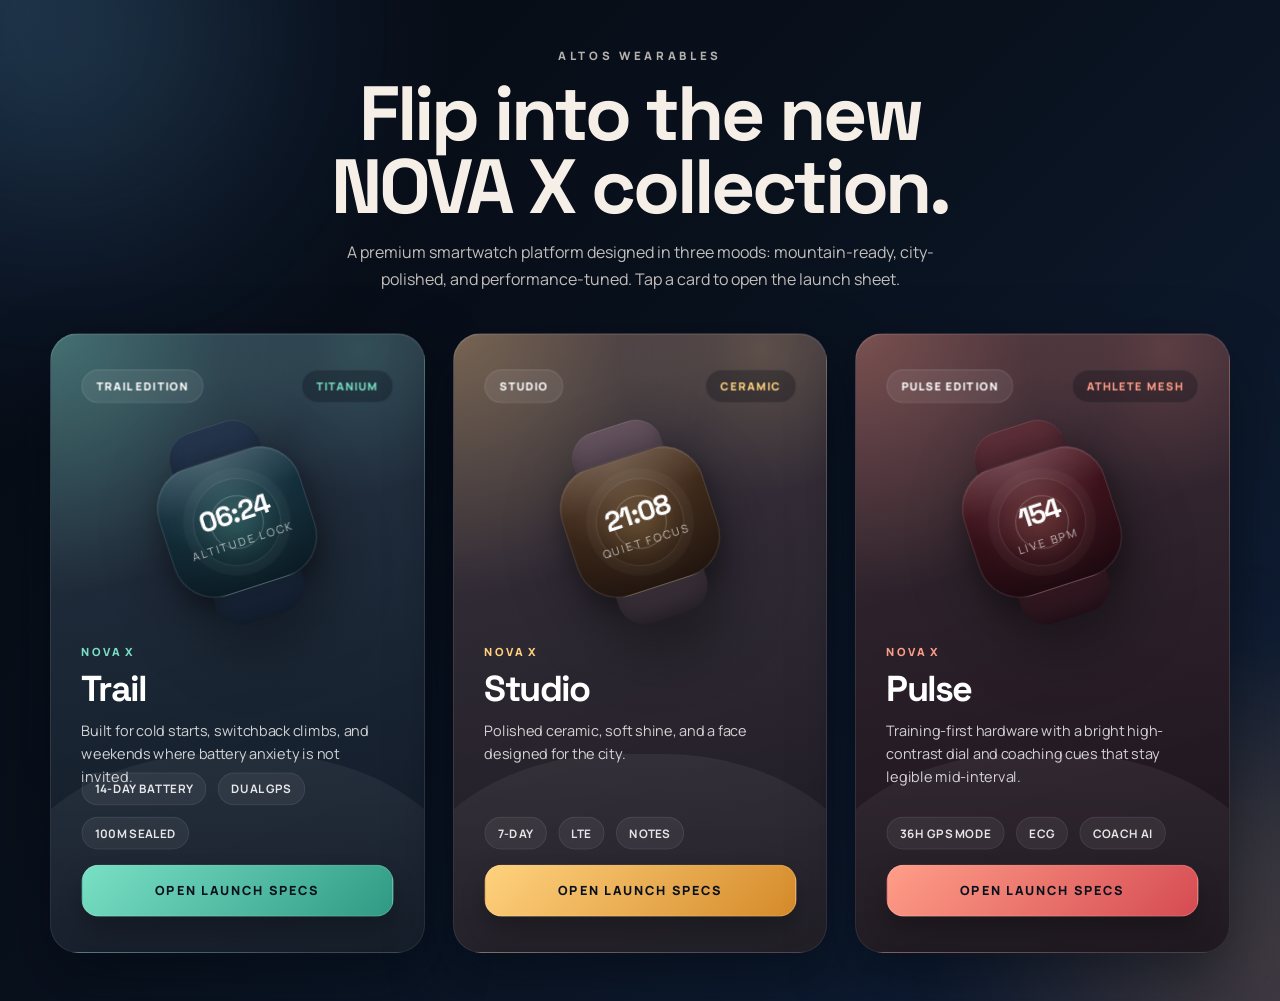
<file: index.html>
<!doctype html>
<html lang="en">
<head>
    <meta charset="UTF-8">
    <meta name="viewport" content="width=device-width, initial-scale=1.0">
    <title>NOVA X Flip Cards</title>
    <link rel="stylesheet" href="style.css">
</head>
<body>
    <section class="intro">
        <p class="eyebrow">Altos Wearables</p>
        <h1>Flip into the new NOVA X collection.</h1>
        <p class="lede">
            A premium smartwatch platform designed in three moods: mountain-ready, city-polished,
            and performance-tuned. Tap a card to open the launch sheet.
        </p>
    </section>

    <div class="wrapper">
        <div class="card card--trail">
            <input type="checkbox" id="card1" class="more" aria-label="Open details for NOVA X Trail">
            <div class="content">
                <div class="front">
                    <div class="inner">
                        <div class="badge-row">
                            <span class="badge">Trail Edition</span>
                            <span class="badge badge--soft">Titanium</span>
                        </div>

                        <div class="product-visual">
                            <div class="watch">
                                <span class="watch-band watch-band--top"></span>
                                <span class="watch-band watch-band--bottom"></span>
                                <span class="watch-face">
                                    <span class="dial dial--outer"></span>
                                    <span class="dial dial--inner"></span>
                                    <strong class="dial-time">06:24</strong>
                                    <span class="dial-meta">Altitude lock</span>
                                </span>
                            </div>
                        </div>

                        <div class="front-copy">
                            <p class="series">NOVA X</p>
                            <h2>Trail</h2>
                            <p>
                                Built for cold starts, switchback climbs, and weekends where battery
                                anxiety is not invited.
                            </p>
                        </div>

                        <div class="feature-row">
                            <span>14-day battery</span>
                            <span>Dual GPS</span>
                            <span>100m sealed</span>
                        </div>

                        <button type="button" class="button">
                            Open launch specs
                        </button>
                    </div>
                </div>

                <div class="back">
                    <div class="inner">
                        <div class="back-top">
                            <div>
                                <p class="series">ALTOS / NOVA X Trail</p>
                                <h3>Engineered for the long way home.</h3>
                            </div>
                            <span class="price">$329</span>
                        </div>

                        <div class="stats">
                            <div class="info">
                                <span>14d</span>
                                <small>battery</small>
                            </div>
                            <div class="info">
                                <span>2x</span>
                                <small>GPS bands</small>
                            </div>
                            <div class="info">
                                <span>100m</span>
                                <small>water seal</small>
                            </div>
                            <div class="info">
                                <span>-20°</span>
                                <small>weather ready</small>
                            </div>
                        </div>

                        <div class="description">
                            <p>
                                Trail pairs a bead-blasted titanium shell with sapphire glass and
                                offline topo mapping, so it stays sharp when the route gets messy.
                            </p>
                            <ul>
                                <li>Offline maps with turn hints on the wrist</li>
                                <li>Recovery score that adapts to elevation and sleep debt</li>
                                <li>Quick-lock woven band that dries in under 20 minutes</li>
                            </ul>
                        </div>

                        <div class="cta-row">
                            <span class="availability">Pre-order now. Ships April 2026.</span>
                            <button type="button" class="button button--back">Back</button>
                        </div>
                    </div>
                </div>
            </div>
        </div>

        <div class="card card--studio">
            <input type="checkbox" id="card2" class="more" aria-label="Open details for NOVA X Studio">
            <div class="content">
                <div class="front">
                    <div class="inner">
                        <div class="badge-row">
                            <span class="badge">Studio</span>
                            <span class="badge badge--soft">Ceramic</span>
                        </div>

                        <div class="product-visual">
                            <div class="watch">
                                <span class="watch-band watch-band--top"></span>
                                <span class="watch-band watch-band--bottom"></span>
                                <span class="watch-face">
                                    <span class="dial dial--outer"></span>
                                    <span class="dial dial--inner"></span>
                                    <strong class="dial-time">21:08</strong>
                                    <span class="dial-meta">Quiet focus</span>
                                </span>
                            </div>
                        </div>

                        <div class="front-copy">
                            <p class="series">NOVA X</p>
                            <h2>Studio</h2>
                            <p>
                                Polished ceramic, soft shine, and a face designed for the city.
                            </p>
                        </div>

                        <div class="feature-row">
                            <span>7-day</span>
                            <span>LTE</span>
                            <span>Notes</span>
                        </div>

                        <button type="button" class="button">
                            Open launch specs
                        </button>
                    </div>
                </div>

                <div class="back">
                    <div class="inner">
                        <div class="back-top">
                            <div>
                                <p class="series">ALTOS / NOVA X Studio</p>
                                <h3>Luxury without the loudness.</h3>
                            </div>
                            <span class="price">$379</span>
                        </div>

                        <div class="stats">
                            <div class="info">
                                <span>7d</span>
                                <small>battery</small>
                            </div>
                            <div class="info">
                                <span>4G</span>
                                <small>LTE link</small>
                            </div>
                            <div class="info">
                                <span>52g</span>
                                <small>weight</small>
                            </div>
                            <div class="info">
                                <span>2TB</span>
                                <small>sync</small>
                            </div>
                        </div>

                        <div class="description">
                            <p>
                                Studio is built for desks, dinners, and departures with warm ceramic
                                and quiet haptics.
                            </p>
                            <ul>
                                <li>Voice memos that sync to the phone app</li>
                                <li>Adaptive brightness for day and night</li>
                                <li>Ceramic bezel with woven strap</li>
                            </ul>
                        </div>

                        <div class="cta-row">
                            <span class="availability">LTE included for 6 months.</span>
                            <button type="button" class="button button--back">Back</button>
                        </div>
                    </div>
                </div>
            </div>
        </div>

        <div class="card card--pulse">
            <input type="checkbox" id="card3" class="more" aria-label="Open details for NOVA X Pulse">
            <div class="content">
                <div class="front">
                    <div class="inner">
                        <div class="badge-row">
                            <span class="badge">Pulse Edition</span>
                            <span class="badge badge--soft">Athlete mesh</span>
                        </div>

                        <div class="product-visual">
                            <div class="watch">
                                <span class="watch-band watch-band--top"></span>
                                <span class="watch-band watch-band--bottom"></span>
                                <span class="watch-face">
                                    <span class="dial dial--outer"></span>
                                    <span class="dial dial--inner"></span>
                                    <strong class="dial-time">154</strong>
                                    <span class="dial-meta">Live bpm</span>
                                </span>
                            </div>
                        </div>

                        <div class="front-copy">
                            <p class="series">NOVA X</p>
                            <h2>Pulse</h2>
                            <p>
                                Training-first hardware with a bright high-contrast dial and coaching
                                cues that stay legible mid-interval.
                            </p>
                        </div>

                        <div class="feature-row">
                            <span>36h GPS mode</span>
                            <span>ECG</span>
                            <span>Coach AI</span>
                        </div>

                        <button type="button" class="button">
                            Open launch specs
                        </button>
                    </div>
                </div>

                <div class="back">
                    <div class="inner">
                        <div class="back-top">
                            <div>
                                <p class="series">ALTOS / NOVA X Pulse</p>
                                <h3>For tempo runs and ugly finish lines.</h3>
                            </div>
                            <span class="price">$349</span>
                        </div>

                        <div class="stats">
                            <div class="info">
                                <span>36h</span>
                                <small>GPS mode</small>
                            </div>
                            <div class="info">
                                <span>ECG</span>
                                <small>heart check</small>
                            </div>
                            <div class="info">
                                <span>2400</span>
                                <small>nits max</small>
                            </div>
                            <div class="info">
                                <span>5s</span>
                                <small>audio laps</small>
                            </div>
                        </div>

                        <div class="description">
                            <p>
                                Pulse pushes the brightest screen in the lineup, plus real-time pacing,
                                wrist ECG, and interval plans that reshape themselves after missed days.
                            </p>
                            <ul>
                                <li>Five-second spoken lap summaries in your earbuds</li>
                                <li>Adaptive coaching tuned for cycling, rowing, and track repeats</li>
                                <li>Perforated sport loop with sweat-channel lining</li>
                            </ul>
                        </div>

                        <div class="cta-row">
                            <span class="availability">Bundle with the chest strap and save 15%.</span>
                            <button type="button" class="button button--back">Back</button>
                        </div>
                    </div>
                </div>
            </div>
        </div>
    </div>

    <script>
        document.querySelectorAll('.card').forEach((card) => {
            const checkbox = card.querySelector('.more');
            const content = card.querySelector('.content');

            content.addEventListener('click', (event) => {
                if (!event.target.closest('.front') && !event.target.closest('.back')) {
                    return;
                }

                checkbox.checked = !checkbox.checked;
            });
        });
    </script>
</body>
</html>
</file>
<file: style.css>
@import url('https://fonts.googleapis.com/css2?family=Manrope:wght@400;500;600;700;800&family=Space+Grotesk:wght@500;700&display=swap');

* {
  box-sizing: border-box;
}

body {
  margin: 0;
  min-height: 100vh;
  padding: clamp(24px, 4vw, 48px);
  display: flex;
  flex-direction: column;
  align-items: center;
  justify-content: center;
  gap: 2.5rem;
  font-family: 'Manrope', sans-serif;
  color: #f6efe8;
  background:
    radial-gradient(circle at top left, rgba(91, 143, 255, 0.18), transparent 28%),
    radial-gradient(circle at bottom right, rgba(255, 137, 95, 0.14), transparent 22%),
    linear-gradient(135deg, #050a12 0%, #09111d 45%, #10203a 100%);
}

body:before,
body:after {
  content: '';
  position: fixed;
  width: 20rem;
  height: 20rem;
  border-radius: 50%;
  filter: blur(90px);
  pointer-events: none;
  z-index: 0;
}

body:before {
  top: -8rem;
  left: -6rem;
  background: rgba(115, 214, 195, 0.12);
}

body:after {
  right: -6rem;
  bottom: -9rem;
  background: rgba(255, 194, 111, 0.12);
}

.intro,
.wrapper {
  position: relative;
  z-index: 1;
}

.intro {
  width: min(760px, 100%);
  text-align: center;
}

.intro .eyebrow {
  margin: 0 0 0.85rem;
  text-transform: uppercase;
  letter-spacing: 0.32em;
  font-size: 0.72rem;
  font-weight: 800;
  color: rgba(246, 239, 232, 0.72);
}

.intro h1 {
  margin: 0;
  font-family: 'Space Grotesk', sans-serif;
  font-size: clamp(2.4rem, 6vw, 4.8rem);
  line-height: 0.95;
  letter-spacing: -0.04em;
}

.intro .lede {
  width: min(640px, 100%);
  margin: 1rem auto 0;
  font-size: 1rem;
  line-height: 1.7;
  color: rgba(246, 239, 232, 0.78);
}

.wrapper {
  width: min(1180px, 100%);
  display: grid;
  grid-template-columns: repeat(auto-fit, minmax(290px, 1fr));
  gap: 28px;
  align-items: stretch;
}

.card {
  --accent: #79e0c5;
  --accent-strong: #309a84;
  --accent-soft: rgba(121, 224, 197, 0.16);
  --glow: rgba(121, 224, 197, 0.35);
  --face-top: #162436;
  --face-bottom: #0a1320;
  --band-top: #25364d;
  --band-bottom: #152235;
  --dial-top: #183847;
  --dial-bottom: #0b1b24;
  --back-top: #fff7f0;
  --back-bottom: #e8ded2;
  height: 620px;
  perspective: 2200px;
}

.card--studio {
  --accent: #ffd27e;
  --accent-strong: #d58a2a;
  --accent-soft: rgba(255, 210, 126, 0.18);
  --glow: rgba(255, 210, 126, 0.3);
  --face-top: #2c2430;
  --face-bottom: #17141d;
  --band-top: #66545f;
  --band-bottom: #302832;
  --dial-top: #4d3320;
  --dial-bottom: #21150f;
  --back-top: #fff8ef;
  --back-bottom: #efe0cf;
}

.card--pulse {
  --accent: #ff9e88;
  --accent-strong: #d54b52;
  --accent-soft: rgba(255, 158, 136, 0.18);
  --glow: rgba(255, 158, 136, 0.32);
  --face-top: #2a1a25;
  --face-bottom: #140d16;
  --band-top: #5f2f39;
  --band-bottom: #29131d;
  --dial-top: #4c1621;
  --dial-bottom: #1d0910;
  --back-top: #fff7f1;
  --back-bottom: #f0ddd4;
}

.content {
  position: relative;
  width: 100%;
  height: 100%;
  transform-style: preserve-3d;
  transition: transform 0.95s cubic-bezier(0.2, 0.7, 0.2, 1);
}

.more {
  position: absolute;
  opacity: 0;
  pointer-events: none;
}

.more:checked ~ .content {
  transform: rotateY(180deg);
}

.front,
.back {
  position: absolute;
  inset: 0;
  border-radius: 28px;
  overflow: hidden;
  backface-visibility: hidden;
  transform-style: preserve-3d;
  cursor: pointer;
  box-shadow:
    0 24px 60px rgba(2, 7, 16, 0.5),
    inset 0 1px 0 rgba(255, 255, 255, 0.08);
}

.front .inner,
.back .inner {
  position: relative;
  z-index: 2;
  height: 100%;
  padding: 24px;
  transform: translateZ(80px) scale(0.96);
}

.front {
  background:
    radial-gradient(circle at top left, var(--glow), transparent 36%),
    linear-gradient(160deg, rgba(255, 255, 255, 0.08), rgba(255, 255, 255, 0.02)),
    linear-gradient(180deg, var(--face-top), var(--face-bottom));
  border: 1px solid rgba(255, 255, 255, 0.1);
}

.front:before,
.front:after {
  content: '';
  position: absolute;
  border-radius: 50%;
  pointer-events: none;
}

.front:before {
  width: 18rem;
  height: 18rem;
  top: -8rem;
  right: -5rem;
  background: radial-gradient(circle, var(--accent-soft), transparent 70%);
}

.front:after {
  width: 130%;
  height: 60%;
  left: -15%;
  bottom: -28%;
  border-radius: 45%;
  background: linear-gradient(180deg, rgba(255, 255, 255, 0.06), transparent);
}

.front .inner {
  display: grid;
  grid-template-rows: auto auto minmax(0, 1fr) auto auto;
  gap: 1rem;
}

.back {
  transform: rotateY(180deg);
  background: linear-gradient(180deg, var(--back-top), var(--back-bottom));
  border: 1px solid rgba(17, 32, 51, 0.08);
}

.back:before {
  content: '';
  position: absolute;
  inset: 0;
  background:
    radial-gradient(circle at top right, var(--accent-soft), transparent 28%),
    linear-gradient(135deg, rgba(255, 255, 255, 0.45), transparent 42%);
  pointer-events: none;
}

.back .inner {
  display: grid;
  grid-template-rows: auto auto minmax(0, 1fr) auto;
  gap: 1rem;
  min-height: 0;
  color: #102033;
}

.badge-row,
.feature-row,
.cta-row,
.back-top {
  display: flex;
  align-items: center;
  justify-content: space-between;
  gap: 0.75rem;
}

.badge,
.feature-row span,
.availability,
.price {
  border-radius: 999px;
}

.badge {
  padding: 0.55rem 0.9rem;
  font-size: 0.72rem;
  font-weight: 800;
  text-transform: uppercase;
  letter-spacing: 0.12em;
  color: #fff;
  background: rgba(255, 255, 255, 0.08);
  border: 1px solid rgba(255, 255, 255, 0.12);
  backdrop-filter: blur(8px);
}

.badge--soft {
  color: var(--accent);
  background: rgba(5, 10, 18, 0.28);
  border-color: rgba(255, 255, 255, 0.08);
}

.product-visual {
  display: grid;
  place-items: center;
  padding: 0.25rem 0 0.5rem;
}

.watch {
  position: relative;
  width: 190px;
  height: 208px;
  transform: rotate(-18deg);
  filter: drop-shadow(0 28px 32px rgba(0, 0, 0, 0.38));
}

.watch-band {
  position: absolute;
  left: 50%;
  width: 96px;
  height: 84px;
  transform: translateX(-50%);
  border-radius: 28px;
  background: linear-gradient(180deg, var(--band-top), var(--band-bottom));
  box-shadow:
    inset 0 1px 0 rgba(255, 255, 255, 0.1),
    inset 0 -10px 18px rgba(0, 0, 0, 0.2);
}

.watch-band--top {
  top: 0;
}

.watch-band--bottom {
  bottom: 0;
}

.watch-face {
  position: absolute;
  inset: 34px 18px;
  display: flex;
  flex-direction: column;
  align-items: center;
  justify-content: center;
  gap: 0.35rem;
  border-radius: 44px;
  border: 1px solid rgba(255, 255, 255, 0.14);
  background:
    linear-gradient(180deg, rgba(255, 255, 255, 0.1), transparent 32%),
    linear-gradient(180deg, var(--dial-top), var(--dial-bottom));
  box-shadow:
    inset 0 1px 0 rgba(255, 255, 255, 0.08),
    0 12px 24px rgba(0, 0, 0, 0.28);
  overflow: hidden;
}

.watch-face:before,
.watch-face:after {
  content: '';
  position: absolute;
  border-radius: 50%;
}

.watch-face:before {
  width: 150%;
  height: 150%;
  top: -75%;
  left: -30%;
  background: radial-gradient(circle, rgba(255, 255, 255, 0.12), transparent 60%);
}

.watch-face:after {
  width: 72%;
  height: 72%;
  top: 50%;
  left: 50%;
  transform: translate(-50%, -50%);
  background: radial-gradient(circle, var(--glow), transparent 70%);
  filter: blur(18px);
}

.dial {
  position: absolute;
  top: 50%;
  left: 50%;
  transform: translate(-50%, -50%);
  border-radius: 50%;
  border: 1px solid rgba(255, 255, 255, 0.12);
}

.dial--outer {
  width: 92px;
  height: 92px;
  box-shadow: 0 0 0 10px rgba(255, 255, 255, 0.03);
}

.dial--inner {
  width: 56px;
  height: 56px;
  border-color: rgba(255, 255, 255, 0.25);
}

.dial-time,
.dial-meta,
.series,
.front-copy h2,
.back-top h3 {
  position: relative;
  z-index: 1;
}

.dial-time {
  font-family: 'Space Grotesk', sans-serif;
  font-size: 1.8rem;
  letter-spacing: -0.04em;
  color: #fff;
}

.dial-meta {
  font-size: 0.72rem;
  letter-spacing: 0.18em;
  text-transform: uppercase;
  color: rgba(255, 255, 255, 0.68);
}

.series {
  margin: 0 0 0.35rem;
  font-size: 0.73rem;
  font-weight: 800;
  letter-spacing: 0.18em;
  text-transform: uppercase;
  color: var(--accent);
}

.front-copy {
  min-height: 0;
}

.front-copy h2 {
  margin: 0;
  font-family: 'Space Grotesk', sans-serif;
  font-size: 2.35rem;
  letter-spacing: -0.05em;
  color: #fff;
}

.front-copy p:last-child {
  margin: 0.55rem 0 0;
  font-size: 0.94rem;
  line-height: 1.58;
  color: rgba(255, 255, 255, 0.8);
}

.feature-row {
  flex-wrap: wrap;
  justify-content: flex-start;
}

.feature-row span {
  padding: 0.48rem 0.8rem;
  font-size: 0.76rem;
  font-weight: 700;
  letter-spacing: 0.05em;
  text-transform: uppercase;
  color: rgba(255, 255, 255, 0.88);
  background: rgba(255, 255, 255, 0.06);
  border: 1px solid rgba(255, 255, 255, 0.08);
}

.back-top {
  align-items: flex-start;
}

.back-top h3 {
  margin: 0.25rem 0 0;
  font-family: 'Space Grotesk', sans-serif;
  font-size: 1.65rem;
  line-height: 1.05;
  letter-spacing: -0.04em;
  color: #102033;
}

.price {
  display: inline-flex;
  align-items: center;
  justify-content: center;
  padding: 0.7rem 0.95rem;
  background: rgba(16, 32, 51, 0.06);
  color: #102033;
  font-size: 1rem;
  font-weight: 800;
  white-space: nowrap;
}

.stats {
  display: grid;
  grid-template-columns: repeat(4, minmax(0, 1fr));
  gap: 0.7rem;
}

.info {
  padding: 0.9rem 0.65rem;
  border-radius: 22px;
  background: rgba(255, 255, 255, 0.52);
  border: 1px solid rgba(16, 32, 51, 0.06);
  text-align: center;
}

.info span {
  display: block;
  font-family: 'Space Grotesk', sans-serif;
  font-size: 1.38rem;
  font-weight: 700;
  line-height: 1;
  color: var(--accent-strong);
}

.info small {
  display: block;
  margin-top: 0.45rem;
  font-size: 0.74rem;
  font-weight: 700;
  letter-spacing: 0.04em;
  text-transform: uppercase;
  color: rgba(16, 32, 51, 0.65);
}

.description {
  padding: 1rem 1rem 0.2rem;
  border-radius: 22px;
  background: rgba(255, 255, 255, 0.46);
  border: 1px solid rgba(16, 32, 51, 0.06);
  font-size: 0.95rem;
  line-height: 1.65;
  min-height: 0;
  overflow: auto;
}

.description p {
  margin: 0;
}

.description ul {
  margin: 0.95rem 0 0;
  padding: 0;
  list-style: none;
}

.description li {
  position: relative;
  padding-left: 1.15rem;
  color: rgba(16, 32, 51, 0.9);
}

.description li + li {
  margin-top: 0.45rem;
}

.description li:before {
  content: '';
  position: absolute;
  top: 0.65rem;
  left: 0;
  width: 0.45rem;
  height: 0.45rem;
  border-radius: 50%;
  background: linear-gradient(135deg, var(--accent), var(--accent-strong));
}

.availability {
  padding: 0.65rem 0.85rem;
  background: rgba(16, 32, 51, 0.06);
  font-size: 0.76rem;
  font-weight: 800;
  letter-spacing: 0.04em;
  text-transform: uppercase;
  color: rgba(16, 32, 51, 0.72);
}

.button {
  display: inline-flex;
  align-items: center;
  justify-content: center;
  min-height: 3.35rem;
  padding: 0.9rem 1.2rem;
  appearance: none;
  border-radius: 18px;
  border: 1px solid rgba(255, 255, 255, 0.14);
  background: linear-gradient(135deg, var(--accent), var(--accent-strong));
  color: #09111d;
  font-family: inherit;
  font-size: 0.82rem;
  font-weight: 800;
  letter-spacing: 0.12em;
  text-transform: uppercase;
  text-align: center;
  cursor: pointer;
  box-shadow: 0 14px 24px rgba(0, 0, 0, 0.24);
  transition:
    transform 0.25s ease,
    box-shadow 0.25s ease,
    filter 0.25s ease;
}

.button:hover {
  transform: translateY(-2px);
  box-shadow: 0 18px 28px rgba(0, 0, 0, 0.32);
  filter: saturate(1.05);
}

.button--back {
  min-height: auto;
  background: #102033;
  color: #fff7f0;
  border-color: rgba(16, 32, 51, 0.12);
  box-shadow: none;
}

@media (max-width: 860px) {
  body {
    height: auto;
    justify-content: flex-start;
  }

  .card {
    height: 540px;
  }
}

@media (max-width: 640px) {
  body {
    padding: 18px;
  }

  .intro {
    text-align: left;
  }

  .intro .lede {
    margin-left: 0;
  }

  .card {
    height: 660px;
  }

  .front .inner,
  .back .inner {
    padding: 20px;
    transform: translateZ(70px) scale(0.95);
  }

  .stats {
    grid-template-columns: repeat(2, minmax(0, 1fr));
  }

  .cta-row,
  .back-top {
    flex-direction: column;
    align-items: flex-start;
  }

  .button,
  .button--back {
    width: 100%;
  }
}
</file>
